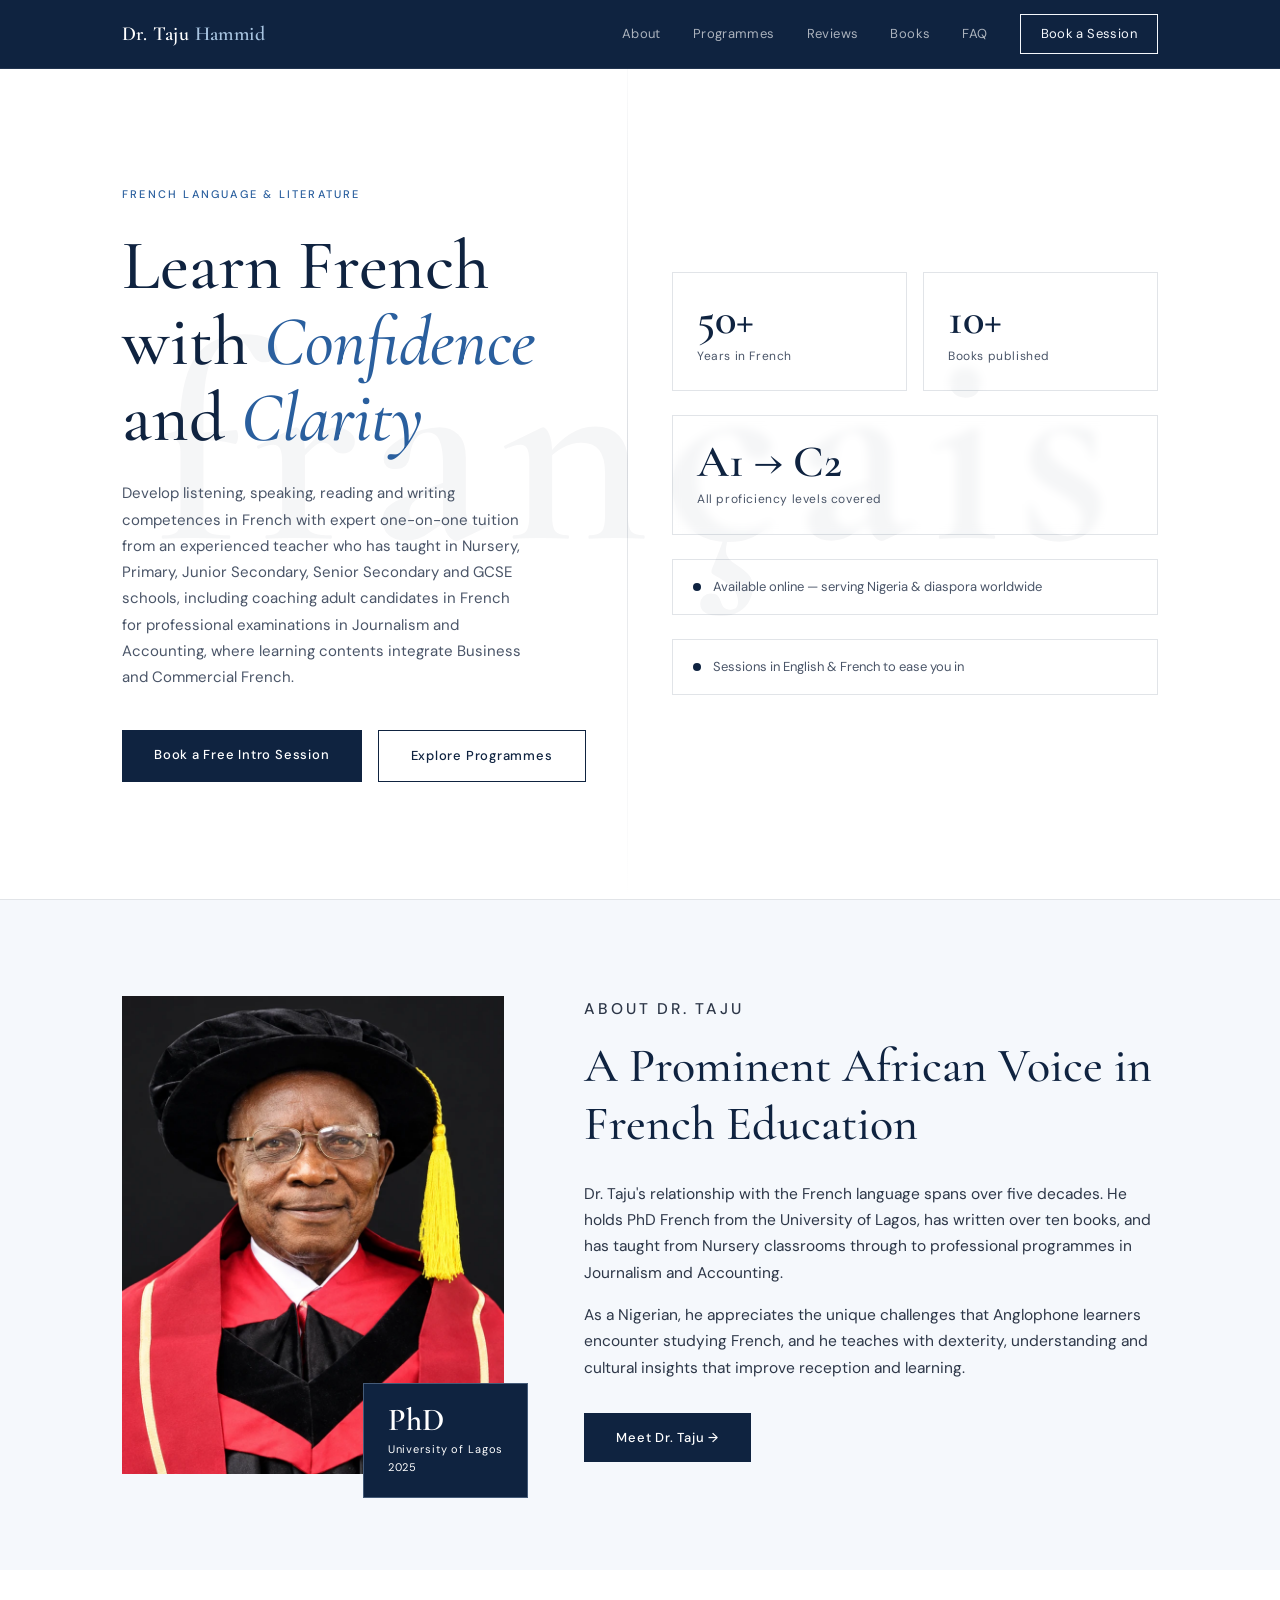
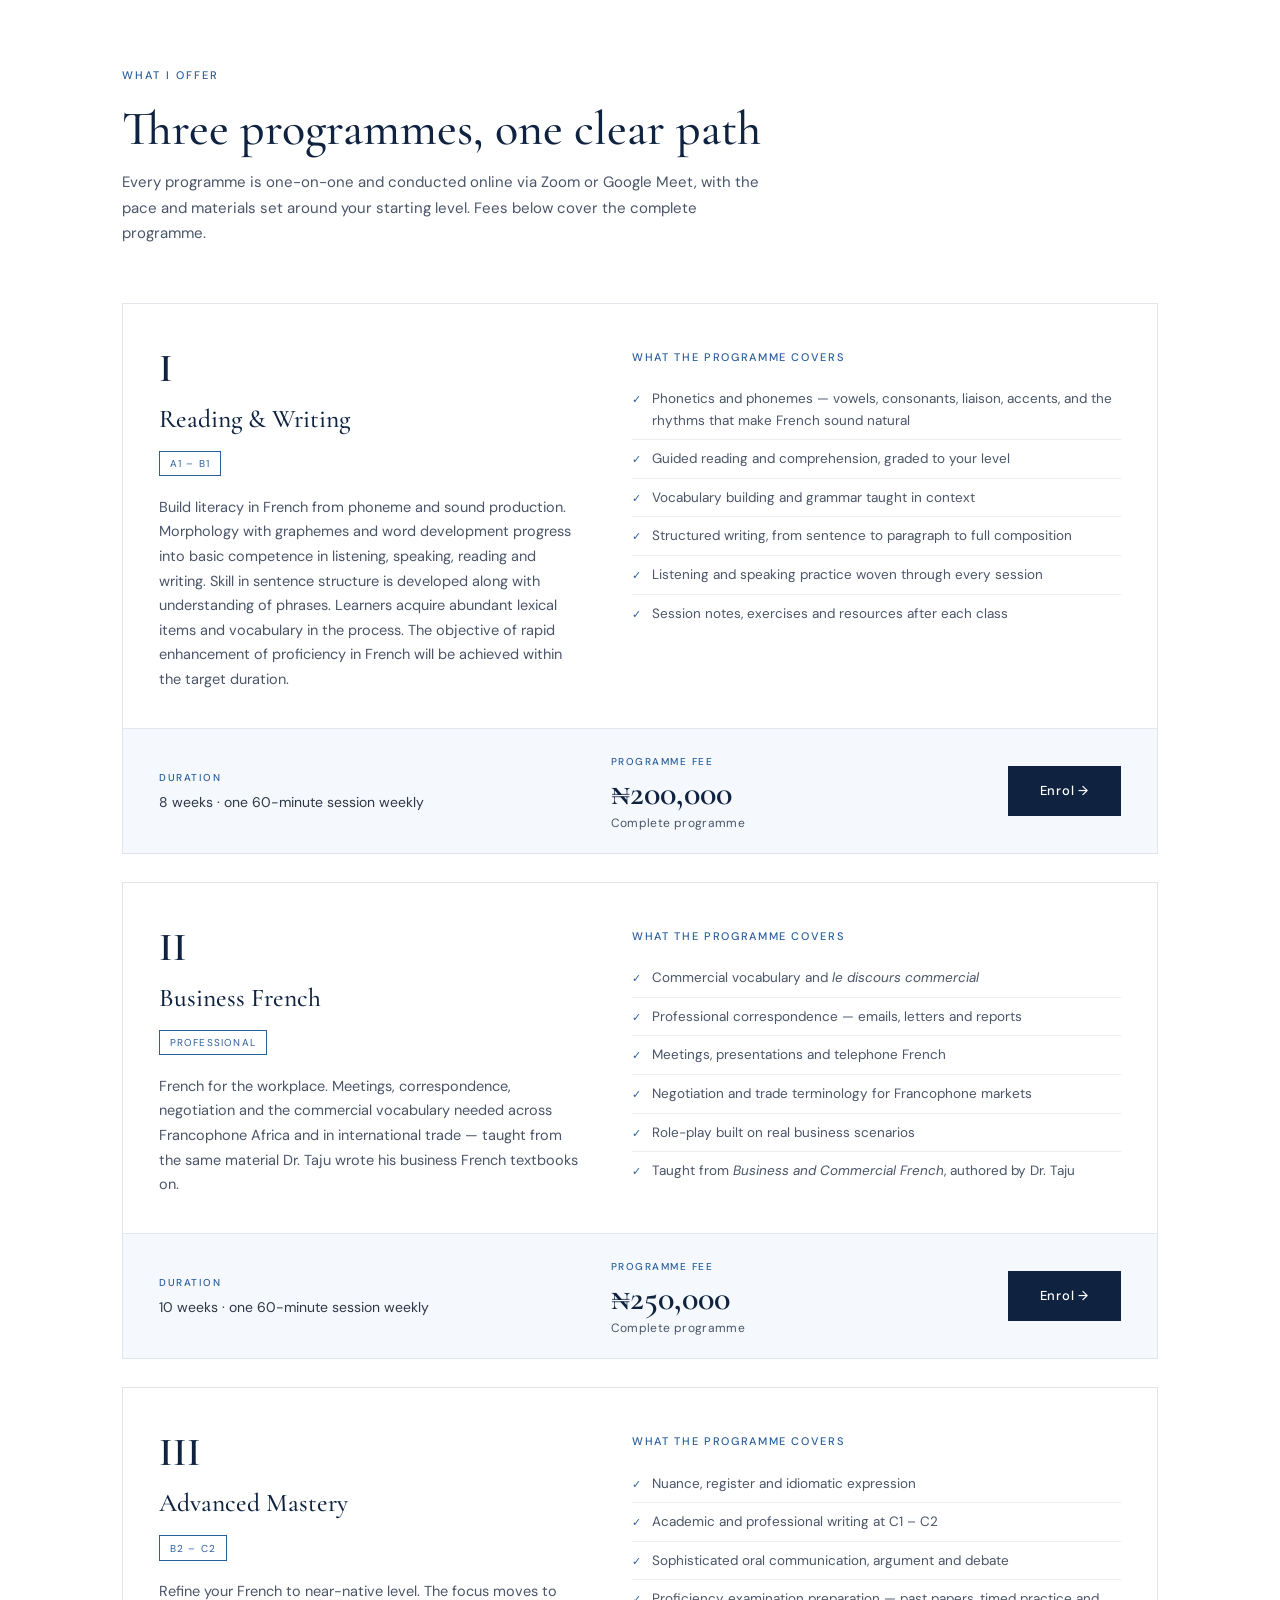
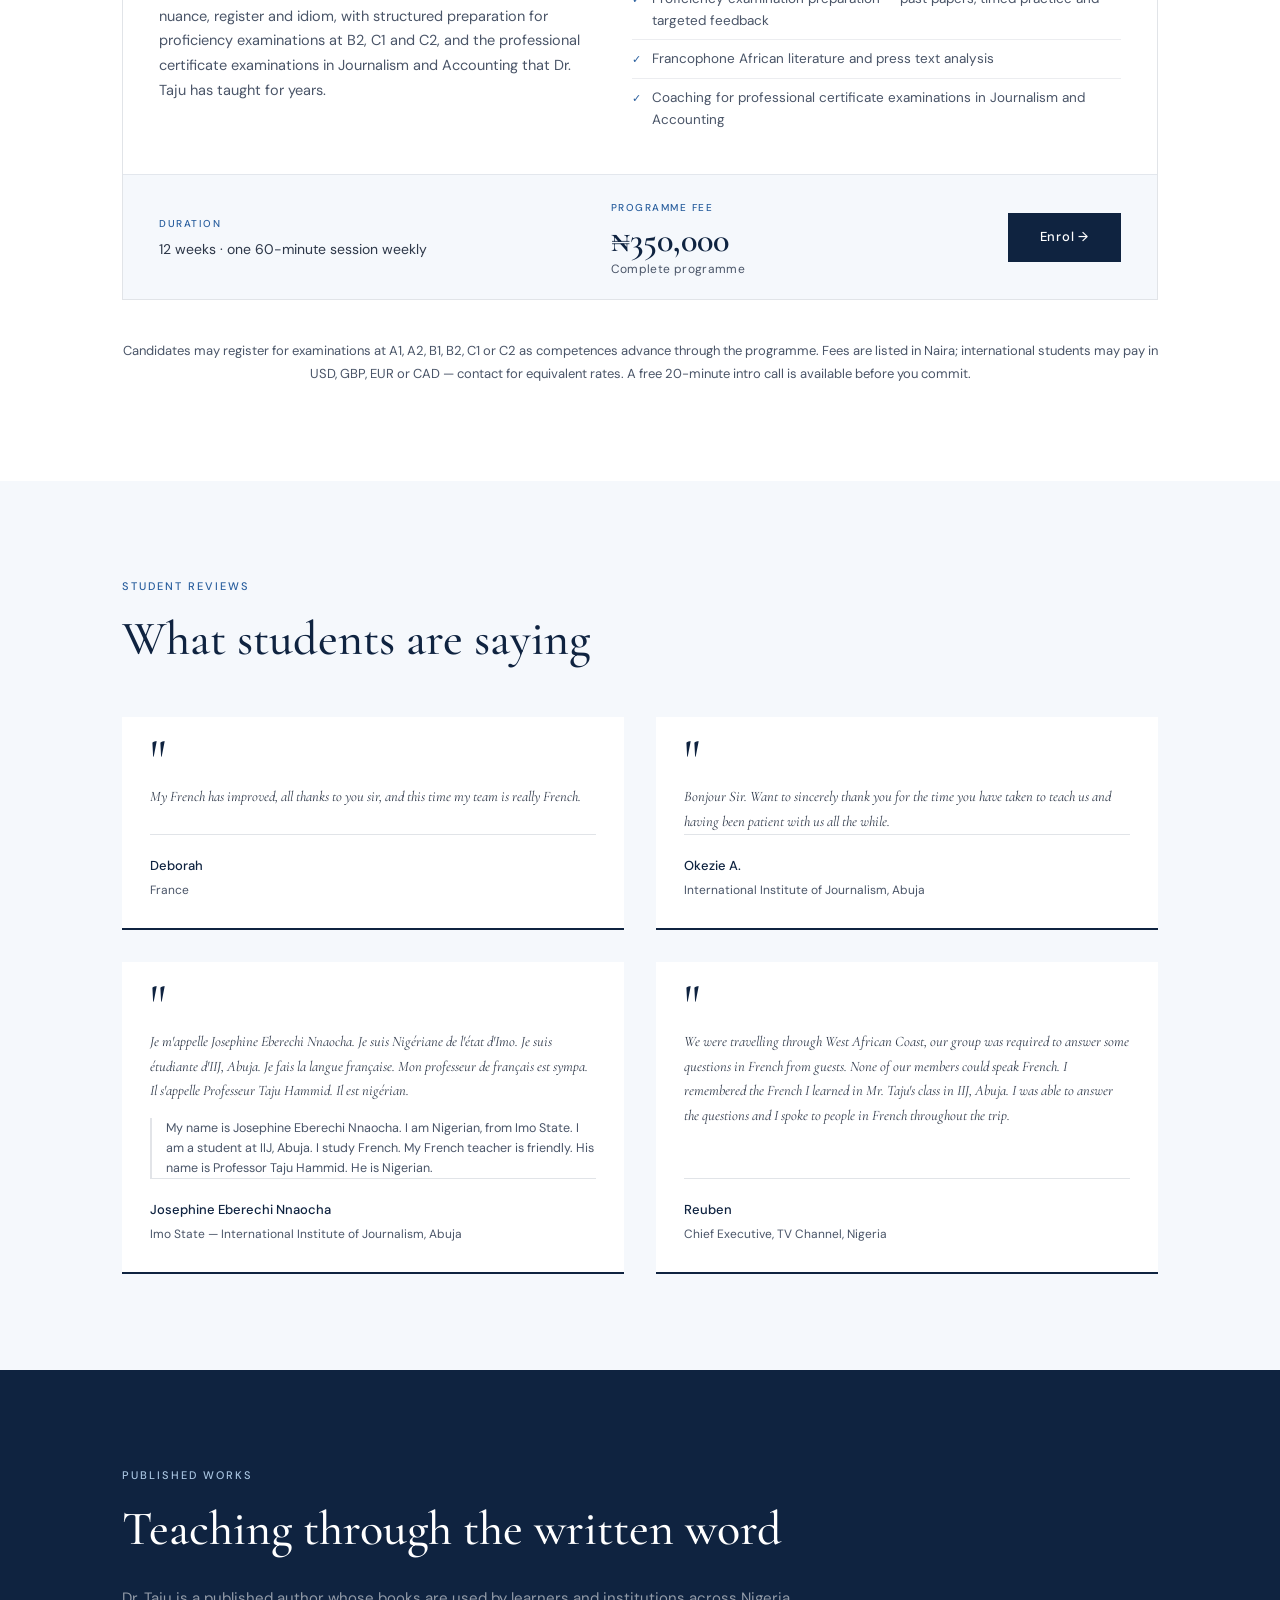
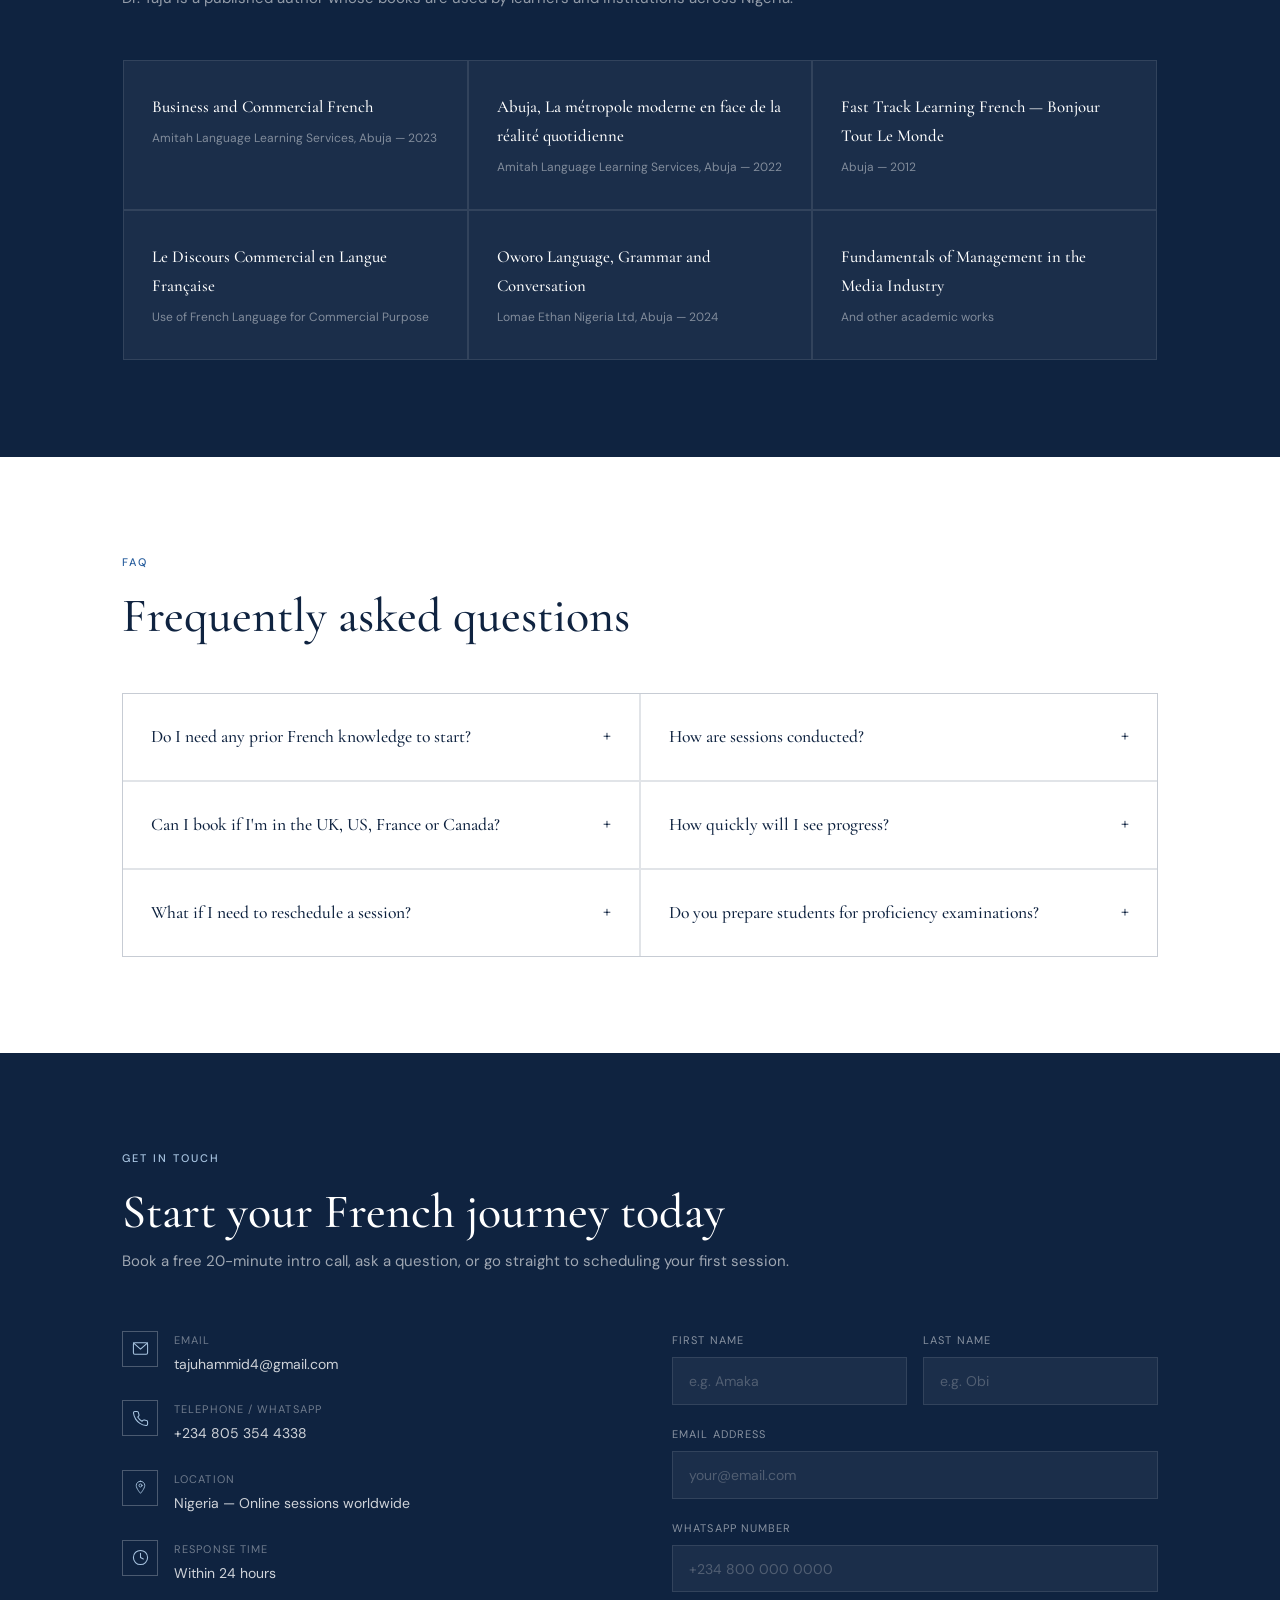
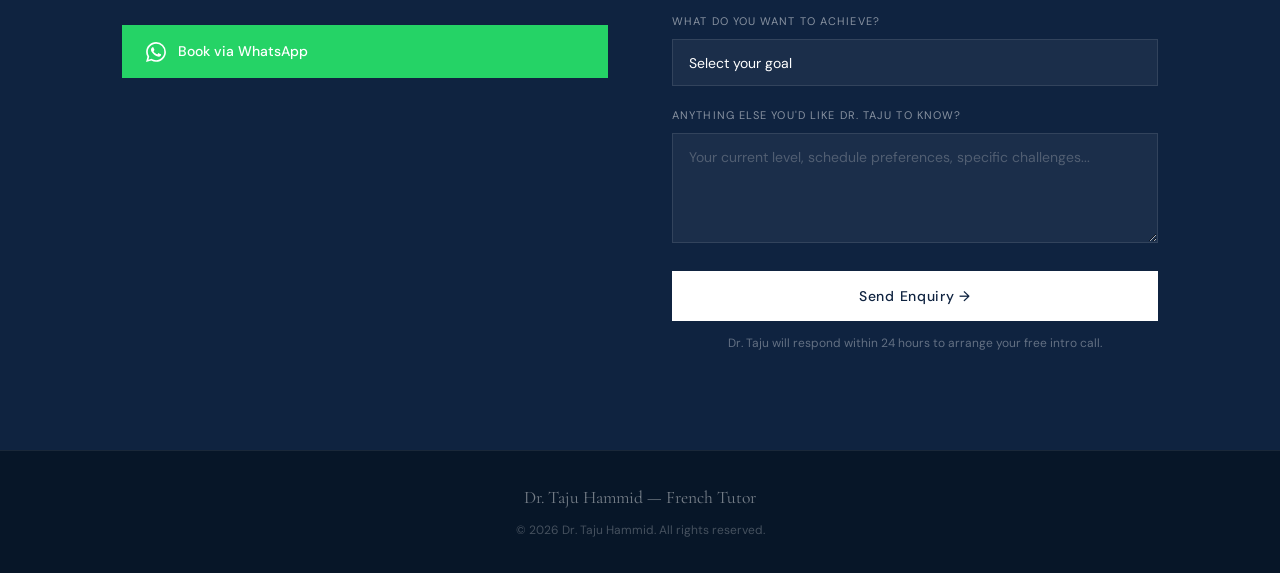
<file: index.html>
<!DOCTYPE html>
<html lang="en">
<head>
  <meta charset="UTF-8" />
  <meta name="viewport" content="width=device-width, initial-scale=1.0" />
  <title>Dr. Taju Hammid — French Tutor</title>
  <meta name="description" content="Learn French with Dr. Taju Hammid, PhD French — a highly experienced language facilitator offering personalised online proficiency in French language and Francophone African literature to learners in Nigeria and the diaspora." />
  <link rel="preconnect" href="https://fonts.googleapis.com" />
  <link rel="preconnect" href="https://fonts.gstatic.com" crossorigin />
  <link href="https://fonts.googleapis.com/css2?family=Cormorant+Garamond:ital,wght@0,400;0,500;0,600;1,400;1,500&family=DM+Sans:wght@300;400;500&display=swap" rel="stylesheet" />

  <link rel="stylesheet" href="styles.css" />
</head>
<body>

  <!-- ─── NAV ─── -->
  <nav id="navbar">
    <div class="nav-inner">
      <a href="#hero" class="nav-logo">Dr. Taju <span>Hammid</span></a>
      <div class="nav-links">
        <a href="meet-dr-taju.html">About</a>
        <a href="#programmes">Programmes</a>
        <a href="#testimonials">Reviews</a>
        <a href="#publications">Books</a>
        <a href="#faq">FAQ</a>
        <a href="#contact" class="nav-cta">Book a Session</a>
      </div>
      <div class="hamburger" id="hamburger" aria-label="Menu">
        <span></span><span></span><span></span>
      </div>
    </div>
  </nav>

  <div class="mobile-menu" id="mobile-menu">
    <a href="meet-dr-taju.html" onclick="closeMobile()">About</a>
    <a href="#programmes" onclick="closeMobile()">Programmes</a>
    <a href="#testimonials" onclick="closeMobile()">Reviews</a>
    <a href="#publications" onclick="closeMobile()">Books</a>
    <a href="#faq" onclick="closeMobile()">FAQ</a>
    <a href="#contact" onclick="closeMobile()">Book a Session</a>
  </div>

  <!-- ─── HERO ─── -->
  <section id="hero">
    <div class="hero-bg-text">français</div>
    <div class="hero-line"></div>
    <div class="hero-content">
      <div class="hero-left">
        <p class="hero-eyebrow">French Language &amp; Literature</p>
        <h1 class="hero-title">
          Learn French<br>with <em>Confidence</em><br>and <em>Clarity</em>
        </h1>
        <p class="hero-sub">
          Develop listening, speaking, reading and writing competences in French with expert one-on-one tuition from an experienced teacher who has taught in Nursery, Primary, Junior Secondary, Senior Secondary and GCSE schools, including coaching adult candidates in French for professional examinations in Journalism and Accounting, where learning contents integrate Business and Commercial French.
        </p>
        <div class="hero-actions">
          <a href="#contact" class="btn-primary">Book a Free Intro Session</a>
          <a href="#programmes" class="btn-hero">Explore Programmes</a>
        </div>
      </div>
      <div class="hero-right">
        <div class="stat-row">
          <div class="stat-card">
            <div class="stat-num">50+</div>
            <div class="stat-label">Years in French</div>
          </div>
          <div class="stat-card">
            <div class="stat-num">10+</div>
            <div class="stat-label">Books published</div>
          </div>
        </div>
        <div class="stat-card">
          <div class="stat-num">A1 → C2</div>
          <div class="stat-label">All proficiency levels covered</div>
        </div>
        <div class="flag-row">
          <div class="flag-dot"></div>
          Available online — serving Nigeria & diaspora worldwide
        </div>
        <div class="flag-row">
          <div class="flag-dot"></div>
          Sessions in English &amp; French to ease you in
        </div>
      </div>
    </div>
  </section>

  <!-- ─── ABOUT (prelude — the full bio lives on meet-dr-taju.html) ─── -->
  <section id="about" class="section">
    <div class="container">
      <div class="about-grid">
        <div class="about-image-block">
          <img src="assets/dr-taju-hammid.webp" class="about-photo" loading="lazy"
               alt="Studio portrait of Dr. Taju Hammid in his University of Lagos doctoral regalia" />
          <div class="about-accent-box">
            <div class="num">PhD</div>
            <div class="txt">University of Lagos<br>2025</div>
          </div>
        </div>
        <div class="about-content">
          <p class="section-label">About Dr. Taju</p>
          <h2 class="section-title">A Prominent African Voice in French Education</h2>
          <br>
          <p>
            Dr. Taju's relationship with the French language spans over five decades. He holds PhD French from the University of Lagos, has written over ten books, and has taught from Nursery classrooms through to professional programmes in Journalism and Accounting.
          </p>
          <p>
            As a Nigerian, he appreciates the unique challenges that Anglophone learners encounter studying French, and he teaches with dexterity, understanding and cultural insights that improve reception and learning.
          </p>
          <div class="page-actions">
            <a href="meet-dr-taju.html" class="btn-primary">Meet Dr. Taju →</a>
          </div>
        </div>
      </div>
    </div>
  </section>

  <!-- ─── PROGRAMMES ─── -->
  <section id="programmes" class="section">
    <div class="container">
      <div class="services-header">
        <p class="section-label">What I Offer</p>
        <h2 class="section-title">Three programmes, one clear path</h2>
        <p class="services-sub">Every programme is one-on-one and conducted online via Zoom or Google Meet, with the pace and materials set around your starting level. Fees below cover the complete programme.</p>
      </div>

      <div class="services-list">

        <!-- I — READING & WRITING -->
        <div class="service-card">
          <div class="service-body">
            <div class="service-intro">
              <div class="service-icon">I</div>
              <h3>Reading &amp; Writing</h3>
              <div class="service-tag">A1 – B1</div>
              <p class="service-desc">Build literacy in French from phoneme and sound production. Morphology with graphemes and word development progress into basic competence in listening, speaking, reading and writing. Skill in sentence structure is developed along with understanding of phrases. Learners acquire abundant lexical items and vocabulary in the process. The objective of rapid enhancement of proficiency in French will be achieved within the target duration.</p>
            </div>
            <div class="service-detail">
              <p class="service-includes-label">What the programme covers</p>
              <ul class="service-includes">
                <li><span>Phonetics and phonemes — vowels, consonants, liaison, accents, and the rhythms that make French sound natural</span></li>
                <li><span>Guided reading and comprehension, graded to your level</span></li>
                <li><span>Vocabulary building and grammar taught in context</span></li>
                <li><span>Structured writing, from sentence to paragraph to full composition</span></li>
                <li><span>Listening and speaking practice woven through every session</span></li>
                <li><span>Session notes, exercises and resources after each class</span></li>
              </ul>
            </div>
          </div>
          <div class="service-meta">
            <div>
              <div class="meta-label">Duration</div>
              <div class="meta-value">8 weeks · one 60-minute session weekly</div>
            </div>
            <div>
              <div class="meta-label">Programme fee</div>
              <div class="service-price">₦200,000<small>Complete programme</small></div>
            </div>
            <a href="#contact" class="btn-primary">Enrol →</a>
          </div>
        </div>

        <!-- II — BUSINESS FRENCH -->
        <div class="service-card">
          <div class="service-body">
            <div class="service-intro">
              <div class="service-icon">II</div>
              <h3>Business French</h3>
              <div class="service-tag">Professional</div>
              <p class="service-desc">French for the workplace. Meetings, correspondence, negotiation and the commercial vocabulary needed across Francophone Africa and in international trade — taught from the same material Dr. Taju wrote his business French textbooks on.</p>
            </div>
            <div class="service-detail">
              <p class="service-includes-label">What the programme covers</p>
              <ul class="service-includes">
                <li><span>Commercial vocabulary and <em>le discours commercial</em></span></li>
                <li><span>Professional correspondence — emails, letters and reports</span></li>
                <li><span>Meetings, presentations and telephone French</span></li>
                <li><span>Negotiation and trade terminology for Francophone markets</span></li>
                <li><span>Role-play built on real business scenarios</span></li>
                <li><span>Taught from <em>Business and Commercial French</em>, authored by Dr. Taju</span></li>
              </ul>
            </div>
          </div>
          <div class="service-meta">
            <div>
              <div class="meta-label">Duration</div>
              <div class="meta-value">10 weeks · one 60-minute session weekly</div>
            </div>
            <div>
              <div class="meta-label">Programme fee</div>
              <div class="service-price">₦250,000<small>Complete programme</small></div>
            </div>
            <a href="#contact" class="btn-primary">Enrol →</a>
          </div>
        </div>

        <!-- III — ADVANCED MASTERY -->
        <div class="service-card">
          <div class="service-body">
            <div class="service-intro">
              <div class="service-icon">III</div>
              <h3>Advanced Mastery</h3>
              <div class="service-tag">B2 – C2</div>
              <p class="service-desc">Refine your French to near-native level. The focus moves to nuance, register and idiom, with structured preparation for proficiency examinations at B2, C1 and C2, and the professional certificate examinations in Journalism and Accounting that Dr. Taju has taught for years.</p>
            </div>
            <div class="service-detail">
              <p class="service-includes-label">What the programme covers</p>
              <ul class="service-includes">
                <li><span>Nuance, register and idiomatic expression</span></li>
                <li><span>Academic and professional writing at C1 – C2</span></li>
                <li><span>Sophisticated oral communication, argument and debate</span></li>
                <li><span>Proficiency examination preparation — past papers, timed practice and targeted feedback</span></li>
                <li><span>Francophone African literature and press text analysis</span></li>
                <li><span>Coaching for professional certificate examinations in Journalism and Accounting</span></li>
              </ul>
            </div>
          </div>
          <div class="service-meta">
            <div>
              <div class="meta-label">Duration</div>
              <div class="meta-value">12 weeks · one 60-minute session weekly</div>
            </div>
            <div>
              <div class="meta-label">Programme fee</div>
              <div class="service-price">₦350,000<small>Complete programme</small></div>
            </div>
            <a href="#contact" class="btn-primary">Enrol →</a>
          </div>
        </div>

      </div>

      <div class="services-note">
        <p>Candidates may register for examinations at A1, A2, B1, B2, C1 or C2 as competences advance through the programme. Fees are listed in Naira; international students may pay in USD, GBP, EUR or CAD — contact for equivalent rates. A free 20-minute intro call is available before you commit.</p>
      </div>
    </div>
  </section>

  <!-- ─── TESTIMONIALS ─── -->
  <section id="testimonials" class="section">
    <div class="container">
      <p class="section-label">Student Reviews</p>
      <h2 class="section-title">What students are saying</h2>
      <div class="testimonials-grid">
        <div class="testi-card">
          <div class="testi-quote">"</div>
          <p class="testi-text">My French has improved, all thanks to you sir, and this time my team is really French.</p>
          <div class="testi-author">
            <div class="testi-name">Deborah</div>
            <div class="testi-role">France</div>
          </div>
        </div>
        <div class="testi-card">
          <div class="testi-quote">"</div>
          <p class="testi-text">Bonjour Sir. Want to sincerely thank you for the time you have taken to teach us and having been patient with us all the while.</p>
          <div class="testi-author">
            <div class="testi-name">Okezie A.</div>
            <div class="testi-role">International Institute of Journalism, Abuja</div>
          </div>
        </div>
        <div class="testi-card">
          <div class="testi-quote">"</div>
          <p class="testi-text" lang="fr">Je m'appelle Josephine Eberechi Nnaocha. Je suis Nigériane de l'état d'Imo. Je suis étudiante d'IIJ, Abuja. Je fais la langue française. Mon professeur de français est sympa. Il s'appelle Professeur Taju Hammid. Il est nigérian.</p>
          <p class="testi-translation">My name is Josephine Eberechi Nnaocha. I am Nigerian, from Imo State. I am a student at IIJ, Abuja. I study French. My French teacher is friendly. His name is Professor Taju Hammid. He is Nigerian.</p>
          <div class="testi-author">
            <div class="testi-name">Josephine Eberechi Nnaocha</div>
            <div class="testi-role">Imo State — International Institute of Journalism, Abuja</div>
          </div>
        </div>
        <div class="testi-card">
          <div class="testi-quote">"</div>
          <p class="testi-text">We were travelling through West African Coast, our group was required to answer some questions in French from guests. None of our members could speak French. I remembered the French I learned in Mr. Taju's class in IIJ, Abuja. I was able to answer the questions and I spoke to people in French throughout the trip.</p>
          <div class="testi-author">
            <div class="testi-name">Reuben</div>
            <div class="testi-role">Chief Executive, TV Channel, Nigeria</div>
          </div>
        </div>
      </div>
    </div>
  </section>

  <!-- ─── PUBLICATIONS ─── -->
  <section id="publications" class="section">
    <div class="container">
      <p class="section-label">Published Works</p>
      <h2 class="section-title">Teaching through the written word</h2>
      <br/>
      <p class="publications-sub">Dr. Taju is a published author whose books are used by learners and institutions across Nigeria.</p>
      <div class="publications-grid">
        <div class="publications-card">
          <div class="publications-text">Business and Commercial French</div>
          <div class="publications-subtext">Amitah Language Learning Services, Abuja — 2023</div>
        </div>
        <div class="publications-card">
          <div class="publications-text">Abuja, La métropole moderne en face de la réalité quotidienne</div>
          <div class="publications-subtext">Amitah Language Learning Services, Abuja — 2022</div>
        </div>
        <div class="publications-card">
          <div class="publications-text">Fast Track Learning French — Bonjour Tout Le Monde</div>
          <div class="publications-subtext">Abuja — 2012</div>
        </div>
        <div class="publications-card">
          <div class="publications-text">Le Discours Commercial en Langue Française</div>
          <div class="publications-subtext">Use of French Language for Commercial Purpose</div>
        </div>
        <div class="publications-card">
          <div class="publications-text">Oworo Language, Grammar and Conversation</div>
          <div class="publications-subtext">Lomae Ethan Nigeria Ltd, Abuja — 2024</div>
        </div>
        <div class="publications-card">
          <div class="publications-text">Fundamentals of Management in the Media Industry</div>
          <div class="publications-subtext">And other academic works</div>
        </div>
      </div>
    </div>
  </section>

  <!-- ─── FAQ ─── -->

  <section id="faq" class="section">
    <div class="container">
      <p class="section-label">FAQ</p>
      <h2 class="section-title">Frequently asked questions</h2>
      <div class="faq-grid">
        <div class="faq-item" onclick="toggleFaq(this)">
          <div class="faq-question">
            Do I need any prior French knowledge to start?
            <span class="faq-toggle">+</span>
          </div>
          <div class="faq-answer">Not at all. Dr. Taju works with complete beginners and takes you from zero to confident communication. Your first session will assess where you are and build a plan from there.</div>
        </div>
        <div class="faq-item" onclick="toggleFaq(this)">
          <div class="faq-question">
            How are sessions conducted?
            <span class="faq-toggle">+</span>
          </div>
          <div class="faq-answer">All sessions are online via Zoom or Google Meet. You only need a stable internet connection, a device with a camera, and the willingness to speak!</div>
        </div>
        <div class="faq-item" onclick="toggleFaq(this)">
          <div class="faq-question">
            Can I book if I'm in the UK, US, France or Canada?
            <span class="faq-toggle">+</span>
          </div>
          <div class="faq-answer">Yes. Dr. Taju serves students globally. Sessions are flexible and scheduled around your time zone. Prices for international students are available in your local currency. Contact us for details.</div>
        </div>
        <div class="faq-item" onclick="toggleFaq(this)">
          <div class="faq-question">
            How quickly will I see progress?
            <span class="faq-toggle">+</span>
          </div>
          <div class="faq-answer">Most students notice a meaningful difference within 4–6 weeks of consistent sessions. Progress depends on your starting level, goals, and how much you practice between sessions. Dr. Taju will give you honest milestone targets from the start.</div>
        </div>
        <div class="faq-item" onclick="toggleFaq(this)">
          <div class="faq-question">
            What if I need to reschedule a session?
            <span class="faq-toggle">+</span>
          </div>
          <div class="faq-answer">Life happens. Sessions can be rescheduled with at least 24 hours' notice at no charge. Late cancellations (under 24 hours) may forfeit the session. Full details are shared when you book.</div>
        </div>
        <div class="faq-item" onclick="toggleFaq(this)">
          <div class="faq-question">
            Do you prepare students for proficiency examinations?
            <span class="faq-toggle">+</span>
          </div>
          <div class="faq-answer">Yes. Dr. Taju trains candidates to undertake proficiency examinations from A1 through C2. He will structure your preparation with past papers, timed practice, and targeted feedback, and you register for each level as your competences advance through the programme.</div>
        </div>
      </div>
    </div>
  </section>

  <!-- ─── CONTACT ─── -->
  <section id="contact" class="section">
    <div class="container">
      <p class="section-label">Get in Touch</p>
      <h2 class="section-title">Start your French journey today</h2>
      <p class="contact-sub">Book a free 20-minute intro call, ask a question, or go straight to scheduling your first session.</p>
      <div class="contact-grid">
        <div class="contact-info">
          <div class="contact-info-item">
            <div class="contact-info-icon">
              <svg width="17" height="17" viewBox="0 0 24 24" fill="none" stroke="currentColor" stroke-width="1.5" stroke-linecap="round" stroke-linejoin="round"><rect x="2" y="4" width="20" height="16" rx="2"/><polyline points="2,4 12,13 22,4"/></svg>
            </div>
            <div class="contact-info-text">
              <div class="label">Email</div>
              <div class="value">tajuhammid4@gmail.com</div>
            </div>
          </div>
          <div class="contact-info-item">
            <div class="contact-info-icon">
              <svg width="17" height="17" viewBox="0 0 24 24" fill="none" stroke="currentColor" stroke-width="1.5" stroke-linecap="round" stroke-linejoin="round"><path d="M22 16.92v3a2 2 0 0 1-2.18 2 19.79 19.79 0 0 1-8.63-3.07 19.5 19.5 0 0 1-6-6 19.79 19.79 0 0 1-3.07-8.67A2 2 0 0 1 4.11 2h3a2 2 0 0 1 2 1.72c.13.96.36 1.9.7 2.81a2 2 0 0 1-.45 2.11L8.09 9.91a16 16 0 0 0 6 6l1.27-1.27a2 2 0 0 1 2.11-.45c.91.34 1.85.57 2.81.7A2 2 0 0 1 22 16.92z"/></svg>
            </div>
            <div class="contact-info-text">
              <div class="label">Telephone / WhatsApp</div>
              <div class="value">+234 805 354 4338</div>
            </div>
          </div>
          <div class="contact-info-item">
            <div class="contact-info-icon">
              <svg width="15" height="17" viewBox="0 0 24 28" fill="none" stroke="currentColor" stroke-width="1.5" stroke-linecap="round" stroke-linejoin="round"><path d="M12 2C8.13 2 5 5.13 5 9c0 5.25 7 13 7 13s7-7.75 7-13c0-3.87-3.13-7-7-7z"/><circle cx="12" cy="9" r="2.5"/></svg>
            </div>
            <div class="contact-info-text">
              <div class="label">Location</div>
              <div class="value">Nigeria — Online sessions worldwide</div>
            </div>
          </div>
          <div class="contact-info-item">
            <div class="contact-info-icon">
              <svg width="17" height="17" viewBox="0 0 24 24" fill="none" stroke="currentColor" stroke-width="1.5" stroke-linecap="round" stroke-linejoin="round"><circle cx="12" cy="12" r="10"/><polyline points="12,6 12,12 16,14"/></svg>
            </div>
            <div class="contact-info-text">
              <div class="label">Response time</div>
              <div class="value">Within 24 hours</div>
            </div>
          </div>
          <a href="https://wa.me/2348053544338?text=Hello%20Dr.%20Taju%2C%20I%27m%20interested%20in%20French%20tutoring%20sessions." class="whatsapp-btn" target="_blank" rel="noopener">
            <svg width="20" height="20" viewBox="0 0 24 24" fill="currentColor"><path d="M17.472 14.382c-.297-.149-1.758-.867-2.03-.967-.273-.099-.471-.148-.67.15-.197.297-.767.966-.94 1.164-.173.199-.347.223-.644.075-.297-.15-1.255-.463-2.39-1.475-.883-.788-1.48-1.761-1.653-2.059-.173-.297-.018-.458.13-.606.134-.133.298-.347.446-.52.149-.174.198-.298.298-.497.099-.198.05-.371-.025-.52-.075-.149-.669-1.612-.916-2.207-.242-.579-.487-.5-.669-.51-.173-.008-.371-.01-.57-.01-.198 0-.52.074-.792.372-.272.297-1.04 1.016-1.04 2.479 0 1.462 1.065 2.875 1.213 3.074.149.198 2.096 3.2 5.077 4.487.709.306 1.262.489 1.694.625.712.227 1.36.195 1.871.118.571-.085 1.758-.719 2.006-1.413.248-.694.248-1.289.173-1.413-.074-.124-.272-.198-.57-.347m-5.421 7.403h-.004a9.87 9.87 0 01-5.031-1.378l-.361-.214-3.741.982.998-3.648-.235-.374a9.86 9.86 0 01-1.51-5.26c.001-5.45 4.436-9.884 9.888-9.884 2.64 0 5.122 1.03 6.988 2.898a9.825 9.825 0 012.893 6.994c-.003 5.45-4.437 9.884-9.885 9.884m8.413-18.297A11.815 11.815 0 0012.05 0C5.495 0 .16 5.335.157 11.892c0 2.096.547 4.142 1.588 5.945L.057 24l6.305-1.654a11.882 11.882 0 005.683 1.448h.005c6.554 0 11.89-5.335 11.893-11.893a11.821 11.821 0 00-3.48-8.413z"/></svg>
            Book via WhatsApp
          </a>
        </div>
        <div>
          <form id="booking-form" name="booking" method="POST"
                data-netlify="true" data-netlify-honeypot="company" novalidate>
            <input type="hidden" name="form-name" value="booking" />
            <div class="form-row">
              <div class="form-group">
                <label for="fname">First Name</label>
                <input type="text" placeholder="e.g. Amaka" id="fname" name="fname" required autocomplete="given-name" />
              </div>
              <div class="form-group">
                <label for="lname">Last Name</label>
                <input type="text" placeholder="e.g. Obi" id="lname" name="lname" autocomplete="family-name" />
              </div>
            </div>
            <div class="form-group">
              <label for="email">Email Address</label>
              <input type="email" placeholder="your@email.com" id="email" name="email" required autocomplete="email" />
            </div>
            <div class="form-group">
              <label for="phone">WhatsApp Number</label>
              <input type="tel" placeholder="+234 800 000 0000" id="phone" name="phone" autocomplete="tel" />
            </div>
            <div class="form-group">
              <label for="goal">What do you want to achieve?</label>
              <select id="goal" name="goal" required>
                <option value="" disabled selected>Select your goal</option>
                <option>Reading &amp; Writing programme</option>
                <option>Business French programme</option>
                <option>Advanced Mastery programme</option>
                <option>I'm not sure yet — help me choose</option>
                <option>Other — I'll explain below</option>
              </select>
            </div>
            <div class="form-group">
              <label for="message">Anything else you'd like Dr. Taju to know?</label>
              <textarea placeholder="Your current level, schedule preferences, specific challenges..." id="message" name="message"></textarea>
            </div>
            <!-- Honeypot: off-screen rather than hidden, so bots still fill it. -->
            <div class="hp-field" aria-hidden="true">
              <label for="company">Company</label>
              <input type="text" id="company" name="company" tabindex="-1" autocomplete="off" />
            </div>
            <button type="submit" class="submit-btn" id="submit-btn">Send Enquiry →</button>
            <p class="form-error" id="form-error" role="alert" hidden></p>
            <p class="form-note">Dr. Taju will respond within 24 hours to arrange your free intro call.</p>
          </form>
          <div class="form-success" id="form-success">
            <div class="checkmark">✓</div>
            <h3 style="font-family:'Cormorant Garamond',serif; font-size:1.5rem; color:var(--white); margin-bottom:0.5rem;">Message received!</h3>
            <p style="color:rgba(244,241,236,0.5); font-size:14px;">Dr. Taju will be in touch within 24 hours to schedule your free intro session.</p>
          </div>
        </div>
      </div>
    </div>
  </section>

  <!-- ─── FOOTER ─── -->
  <footer>
    <div class="footer-logo">Dr. Taju Hammid — French Tutor</div>
    <p>© 2026 Dr. Taju Hammid. All rights reserved.</p>
  </footer>

  <script src="nav.js"></script>
  <script>
    // FAQ accordion
    function toggleFaq(el) {
      const allItems = document.querySelectorAll('.faq-item');
      allItems.forEach(item => { if (item !== el) item.classList.remove('open'); });
      el.classList.toggle('open');
    }

    // Form submit — writes to Netlify Forms (the record) and our own function
    // (which emails Dr. Taju). Either landing means the enquiry survived.
    const bookingForm = document.getElementById('booking-form');
    const submitBtn = document.getElementById('submit-btn');
    const formError = document.getElementById('form-error');

    function showFormError(text) {
      formError.textContent = text;
      formError.hidden = false;
    }

    bookingForm.addEventListener('submit', async (event) => {
      event.preventDefault();
      formError.hidden = true;

      const formData = new FormData(bookingForm);
      const data = Object.fromEntries(formData);
      if (!data.fname.trim() || !data.email.trim() || !data.goal) {
        showFormError('Please fill in your name, email, and goal before sending.');
        return;
      }

      const label = submitBtn.textContent;
      submitBtn.disabled = true;
      submitBtn.textContent = 'Sending…';

      // Two independent destinations. Netlify Forms keeps the durable record;
      // the function sends Dr. Taju the formatted email. Either one landing
      // means the enquiry is not lost, so we only fail if both do.
      const record = fetch('/', {
        method: 'POST',
        headers: { 'Content-Type': 'application/x-www-form-urlencoded' },
        body: new URLSearchParams(formData).toString()
      }).then((res) => {
        if (!res.ok) throw new Error('Netlify Forms returned ' + res.status);
      });

      const email = fetch('/.netlify/functions/send-enquiry', {
        method: 'POST',
        headers: { 'Content-Type': 'application/json' },
        body: JSON.stringify(data)
      }).then(async (res) => {
        if (!res.ok) {
          const body = await res.json().catch(() => ({}));
          throw new Error(body.error || 'Something went wrong. Please try WhatsApp instead.');
        }
      });

      const [recorded, emailed] = await Promise.allSettled([record, email]);

      if (recorded.status === 'rejected' && emailed.status === 'rejected') {
        console.error('Enquiry lost:', recorded.reason, emailed.reason);
        // A TypeError from fetch means the request never left the browser.
        const offline = recorded.reason instanceof TypeError || emailed.reason instanceof TypeError;
        showFormError(offline
          ? 'Could not reach the server. Please check your connection, or message on WhatsApp.'
          : emailed.reason.message);
        submitBtn.disabled = false;
        submitBtn.textContent = label;
        return;
      }

      // One side failing is survivable, but worth leaving a trace.
      if (emailed.status === 'rejected') console.warn('Recorded, but the email failed:', emailed.reason);
      if (recorded.status === 'rejected') console.warn('Emailed, but not recorded:', recorded.reason);

      bookingForm.style.display = 'none';
      document.getElementById('form-success').style.display = 'block';
    });
  </script>
</body>
</html>
</file>
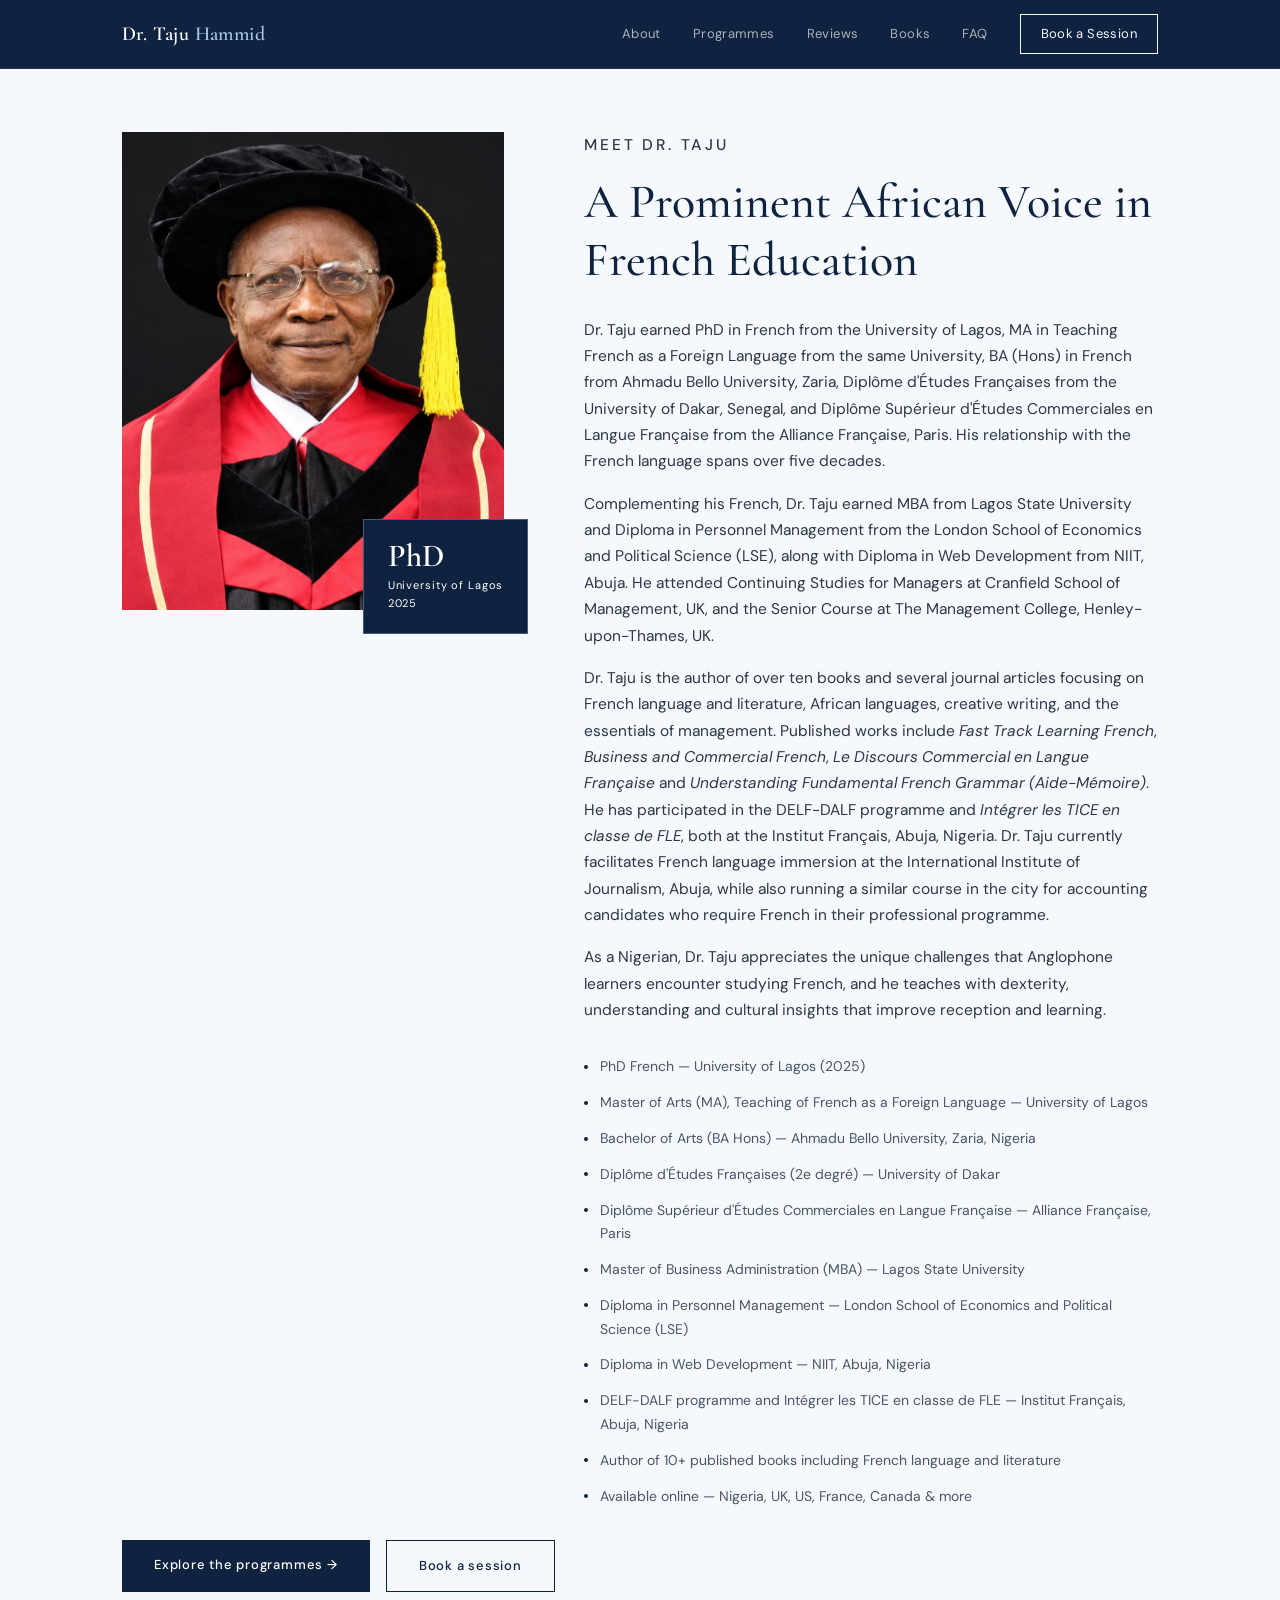
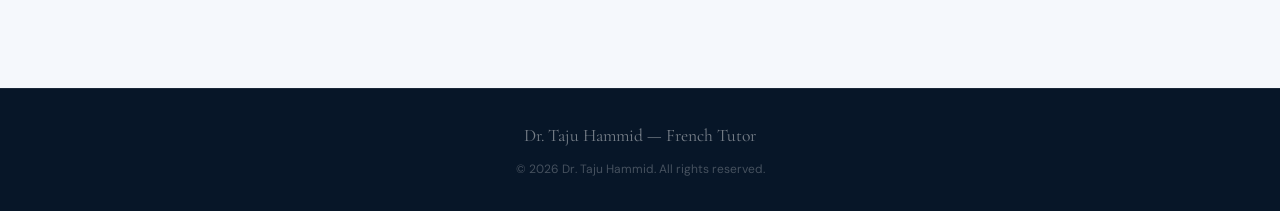
<file: meet-dr-taju.html>
<!DOCTYPE html>
<html lang="en">
<head>
  <meta charset="UTF-8" />
  <meta name="viewport" content="width=device-width, initial-scale=1.0" />
  <title>Meet Dr. Taju Hammid — French Tutor</title>
  <meta name="description" content="The background of Dr. Taju Hammid, PhD French — five decades with the French language, over ten published books, and a teaching career from Nursery to professional programmes in Journalism and Accounting." />
  <link rel="preconnect" href="https://fonts.googleapis.com" />
  <link rel="preconnect" href="https://fonts.gstatic.com" crossorigin />
  <link href="https://fonts.googleapis.com/css2?family=Cormorant+Garamond:ital,wght@0,400;0,500;0,600;1,400;1,500&family=DM+Sans:wght@300;400;500&display=swap" rel="stylesheet" />

  <link rel="stylesheet" href="styles.css" />
</head>
<body>

  <!-- ─── NAV ─── -->
  <nav id="navbar">
    <div class="nav-inner">
      <a href="index.html" class="nav-logo">Dr. Taju <span>Hammid</span></a>
      <div class="nav-links">
        <a href="meet-dr-taju.html">About</a>
        <a href="index.html#programmes">Programmes</a>
        <a href="index.html#testimonials">Reviews</a>
        <a href="index.html#publications">Books</a>
        <a href="index.html#faq">FAQ</a>
        <a href="index.html#contact" class="nav-cta">Book a Session</a>
      </div>
      <div class="hamburger" id="hamburger" aria-label="Menu">
        <span></span><span></span><span></span>
      </div>
    </div>
  </nav>

  <div class="mobile-menu" id="mobile-menu">
    <a href="meet-dr-taju.html" onclick="closeMobile()">About</a>
    <a href="index.html#programmes" onclick="closeMobile()">Programmes</a>
    <a href="index.html#testimonials" onclick="closeMobile()">Reviews</a>
    <a href="index.html#publications" onclick="closeMobile()">Books</a>
    <a href="index.html#faq" onclick="closeMobile()">FAQ</a>
    <a href="index.html#contact" onclick="closeMobile()">Book a Session</a>
  </div>

  <!-- ─── MEET DR. TAJU ─── -->
  <section id="about" class="section page-top">
    <div class="container">
      <div class="about-grid">
        <div class="about-image-block">
          <img src="assets/dr-taju-hammid.webp" class="about-photo" loading="lazy"
               alt="Studio portrait of Dr. Taju Hammid in his University of Lagos doctoral regalia" />
          <div class="about-accent-box">
            <div class="num">PhD</div>
            <div class="txt">University of Lagos<br>2025</div>
          </div>
        </div>
        <div class="about-content">
          <p class="section-label">Meet Dr. Taju</p>
          <h2 class="section-title">A Prominent African Voice in French Education</h2>
          <br>
          <p>
            Dr. Taju earned PhD in French from the University of Lagos, MA in Teaching French as a Foreign Language from the same University, BA (Hons) in French from Ahmadu Bello University, Zaria, Diplôme d'Études Françaises from the University of Dakar, Senegal, and Diplôme Supérieur d'Études Commerciales en Langue Française from the Alliance Française, Paris. His relationship with the French language spans over five decades.
          </p>
          <p>
            Complementing his French, Dr. Taju earned MBA from Lagos State University and Diploma in Personnel Management from the London School of Economics and Political Science (LSE), along with Diploma in Web Development from NIIT, Abuja. He attended Continuing Studies for Managers at Cranfield School of Management, UK, and the Senior Course at The Management College, Henley-upon-Thames, UK.
          </p>
          <p>
            Dr. Taju is the author of over ten books and several journal articles focusing on French language and literature, African languages, creative writing, and the essentials of management. Published works include <em>Fast Track Learning French</em>, <em>Business and Commercial French</em>, <em>Le Discours Commercial en Langue Française</em> and <em>Understanding Fundamental French Grammar (Aide-Mémoire)</em>. He has participated in the DELF-DALF programme and <em>Intégrer les TICE en classe de FLE</em>, both at the Institut Français, Abuja, Nigeria. Dr. Taju currently facilitates French language immersion at the International Institute of Journalism, Abuja, while also running a similar course in the city for accounting candidates who require French in their professional programme.
          </p>
          <p>
            As a Nigerian, Dr. Taju appreciates the unique challenges that Anglophone learners encounter studying French, and he teaches with dexterity, understanding and cultural insights that improve reception and learning.
          </p>
          <div class="credentials">
            <div class="cred-item"><div class="cred-dot"></div><span>PhD French — University of Lagos (2025)</span></div>
            <div class="cred-item"><div class="cred-dot"></div><span>Master of Arts (MA), Teaching of French as a Foreign Language — University of Lagos</span></div>
            <div class="cred-item"><div class="cred-dot"></div><span>Bachelor of Arts (BA Hons) — Ahmadu Bello University, Zaria, Nigeria</span></div>
            <div class="cred-item"><div class="cred-dot"></div><span>Diplôme d'Études Françaises (2e degré) — University of Dakar</span></div>
            <div class="cred-item"><div class="cred-dot"></div><span>Diplôme Supérieur d'Études Commerciales en Langue Française — Alliance Française, Paris</span></div>
            <div class="cred-item"><div class="cred-dot"></div><span>Master of Business Administration (MBA) — Lagos State University</span></div>
            <div class="cred-item"><div class="cred-dot"></div><span>Diploma in Personnel Management — London School of Economics and Political Science (LSE)</span></div>
            <div class="cred-item"><div class="cred-dot"></div><span>Diploma in Web Development — NIIT, Abuja, Nigeria</span></div>
            <div class="cred-item"><div class="cred-dot"></div><span>DELF-DALF programme and Intégrer les TICE en classe de FLE — Institut Français, Abuja, Nigeria</span></div>
            <div class="cred-item"><div class="cred-dot"></div><span>Author of 10+ published books including French language and literature</span></div>
            <div class="cred-item"><div class="cred-dot"></div><span>Available online — Nigeria, UK, US, France, Canada &amp; more</span></div>
          </div>
        </div>
      </div>
      <div class="page-actions">
        <a href="index.html#programmes" class="btn-primary">Explore the programmes →</a>
        <a href="index.html#contact" class="btn-hero">Book a session</a>
      </div>
    </div>
  </section>

  <!-- ─── FOOTER ─── -->
  <footer>
    <div class="footer-logo">Dr. Taju Hammid — French Tutor</div>
    <p>© 2026 Dr. Taju Hammid. All rights reserved.</p>
  </footer>

  <script src="nav.js"></script>
</body>
</html>
</file>
<file: styles.css>
*, *::before, *::after { box-sizing: border-box; margin: 0; padding: 0; }
 
:root {
  --navy: #0F2340;
  --navy-mid: #1E4080;
  --navy-light: #2A5F9E;
  --ink: #0F2340;
  --ink-mid: #2D3748;
  --ink-light: #4A5568;
  --white: #ffffff;
  --off-white: #F5F8FC;
  --border: rgba(15, 35, 64, 0.12);
  --border-light: rgba(15, 35, 64, 0.08);
}
 
html { scroll-behavior: smooth; }
 
body {
  font-family: 'DM Sans', sans-serif;
  background: var(--white);
  color: var(--ink);
  font-size: 16px;
  line-height: 1.7;
  overflow-x: hidden;
}
 
/* ─── UTILITY ─── */
.container { max-width: 1100px; margin: 0 auto; padding: 0 2rem; }
.section { padding: 6rem 0; }
.section-label {
  font-family: 'DM Sans', sans-serif;
  font-size: 11px;
  font-weight: 500;
  letter-spacing: 0.18em;
  text-transform: uppercase;
  color: var(--navy-light);
  margin-bottom: 1rem;
}
.section-title {
  font-family: 'Cormorant Garamond', serif;
  font-size: clamp(2rem, 4vw, 3rem);
  font-weight: 500;
  color: var(--navy);
  line-height: 1.2;
}
.serif { font-family: 'Cormorant Garamond', serif; }
.btn-primary {
  display: inline-block;
  background: var(--navy);
  color: #ffffff;
  font-family: 'DM Sans', sans-serif;
  font-size: 13px;
  font-weight: 500;
  letter-spacing: 0.06em;
  padding: 0.85rem 2rem;
  border: none;
  cursor: pointer;
  text-decoration: none;
  transition: background 0.2s, transform 0.15s;
}
.btn-primary:hover { background: var(--off-white); color: var(--navy); transform: translateY(-1px); }

.btn-hero {
  display: inline-block;
  background: transparent;
  color: var(--navy);
  font-family: 'DM Sans', sans-serif;
  font-size: 13px;
  font-weight: 500;
  letter-spacing: 0.06em;
  padding: 0.85rem 2rem;
  border: 1px solid var(--navy);
  cursor: pointer;
  text-decoration: none;
  transition: background 0.2s, color 0.2s, transform 0.15s;
}
.btn-hero:hover { background: var(--navy); border: 1.5px solid var(--navy); color: var(--off-white); transform: translateY(-1px); }

.btn-outline {
  display: inline-block;
  background: transparent;
  color: var(--off-white);
  font-family: 'DM Sans', sans-serif;
  font-size: 13px;
  font-weight: 500;
  letter-spacing: 0.06em;
  padding: 0.85rem 2rem;
  border: 1px solid var(--off-white);
  cursor: pointer;
  text-decoration: none;
  transition: background 0.2s, color 0.2s, transform 0.15s;
}
.btn-outline:hover { background: var(--off-white); border: 1.5px solid var(--off-white); color: var(--navy); transform: translateY(-1px); }
 
/* ─── NAVBAR ─── */
nav {
  position: fixed;
  top: 0; left: 0; right: 0;
  z-index: 100;
  background: var(--navy);
  backdrop-filter: blur(8px);
  border-bottom: 1px solid rgba(255,255,255,0.08);
  transition: box-shadow 0.2s;
}
nav.scrolled { box-shadow: 0 2px 20px rgba(15,35,64,0.2); }
.nav-inner {
  display: flex;
  align-items: center;
  justify-content: space-between;
  height: 68px;
  max-width: 1100px;
  margin: 0 auto;
  padding: 0 2rem;
}
.nav-logo {
  font-family: 'Cormorant Garamond', serif;
  font-size: 1.25rem;
  font-weight: 600;
  color: #ffffff;
  text-decoration: none;
  letter-spacing: 0.02em;
}
.nav-logo span { color: #A8C4E0; }
.nav-links { display: flex; align-items: center; gap: 2rem; }
.nav-links a {
  font-size: 13px;
  font-weight: 400;
  color: rgba(255,255,255,0.65);
  text-decoration: none;
  letter-spacing: 0.03em;
  transition: color 0.2s;
}
.nav-links a:hover { color: #ffffff; }
.nav-cta {
  font-size: 13px;
  font-weight: 500;
  background: var(--navy);
  color: var(--off-white) !important;
  border: 1px solid var(--off-white);
  padding: 0.5rem 1.25rem;
  text-decoration: none;
  transition: background 0.2s !important;
}
.nav-cta:hover { background: var(--off-white) !important; border: 1px solid var(--off-white) !important; color: var(--navy) !important; }
.hamburger { display: none; flex-direction: column; gap: 5px; cursor: pointer; }
.hamburger span { display: block; width: 24px; height: 1.5px; background: #ffffff; transition: 0.3s; }
.mobile-menu {
  display: none;
  position: fixed;
  top: 68px; left: 0; right: 0;
  background: var(--navy);
  border-bottom: 1px solid rgba(255,255,255,0.08);
  padding: 1.5rem 2rem;
  z-index: 99;
}
.mobile-menu.open { display: block; }
.mobile-menu a {
  display: block;
  padding: 0.75rem 0;
  font-size: 15px;
  color: rgba(255,255,255,0.8);
  text-decoration: none;
  border-bottom: 1px solid rgba(255,255,255,0.08);
}
.mobile-menu a:last-child { border-bottom: none; }
 
/* ─── HERO ─── */
#hero {
  min-height: 100vh;
  display: flex;
  align-items: center;
  background: var(--white);
  position: relative;
  overflow: hidden;
  padding-top: 68px;
  border-bottom: 1px solid var(--border);
}
.hero-bg-text {
  position: absolute;
  top: 50%;
  left: 50%;
  transform: translate(-50%, -50%);
  font-family: 'Cormorant Garamond', serif;
  font-size: clamp(10rem, 22vw, 22rem);
  font-weight: 600;
  color: rgba(15,35,64,0.04);
  user-select: none;
  white-space: nowrap;
  letter-spacing: 0.05em;
  pointer-events: none;
}
.hero-line {
  position: absolute;
  top: 0; bottom: 0;
  left: 49%;
  width: 1px;
  background: linear-gradient(to bottom, transparent, rgba(15,35,64,0.15), transparent);
}
.hero-content {
  position: relative;
  z-index: 2;
  display: grid;
  grid-template-columns: 1fr 1fr;
  gap: 4rem;
  align-items: center;
  width: 100%;
  max-width: 1100px;
  margin: 0 auto;
  padding: 4rem 2rem;
}
.hero-left {}
.hero-eyebrow {
  font-size: 11px;
  font-weight: 500;
  letter-spacing: 0.2em;
  text-transform: uppercase;
  color: var(--navy-light);
  margin-bottom: 1.5rem;
}
.hero-title {
  font-family: 'Cormorant Garamond', serif;
  font-size: clamp(2.8rem, 5.5vw, 5rem);
  font-weight: 500;
  color: var(--navy);
  line-height: 1.08;
  margin-bottom: 1.5rem;
}
.hero-title em {
  font-style: italic;
  color: var(--navy-light);
}
.hero-sub {
  font-size: 15px;
  color: var(--ink-light);
  line-height: 1.75;
  max-width: 400px;
  margin-bottom: 2.5rem;
}
.hero-actions { display: flex; gap: 1rem; flex-wrap: wrap; }
.hero-right { display: flex; flex-direction: column; gap: 1.5rem; }
.stat-card {
  background: rgba(255,255,255,0.05);
  border: 1px solid var(--border);
  padding: 1.5rem;
  backdrop-filter: blur(4px);
}
.stat-num {
  font-family: 'Cormorant Garamond', serif;
  font-size: 2.8rem;
  font-weight: 600;
  color: var(--navy);
  line-height: 1;
}
.stat-label {
  font-size: 12px;
  color: var(--ink-light);
  letter-spacing: 0.05em;
  margin-top: 0.25rem;
}
.stat-row { display: grid; grid-template-columns: 1fr 1fr; gap: 1rem; }
.flag-row {
  background: rgba(255,255,255,0.04);
  border: 1px solid var(--border);
  padding: 1rem 1.25rem;
  display: flex;
  align-items: center;
  gap: 0.75rem;
  font-size: 13px;
  color: var(--ink-light);
}
.flag-dot {
  width: 8px; height: 8px; border-radius: 50%;
  background: var(--navy);
  flex-shrink: 0;
}
 
/* ─── ABOUT ─── */
#about { background: var(--off-white); }
.about-grid { display: grid; grid-template-columns: 1fr 1.5fr; gap: 5rem; align-items: start; }
.about-image-block {
  position: relative;
}
.about-photo {
  display: block;
  width: 100%;
  /* Portrait frame. The source is 1586x992, so a 4:5 crop gives 794px of
     width where a 382px column needs 765px at 2x — sharp without upscaling. */
  aspect-ratio: 4/5;
  object-fit: cover;
  object-position: center;
  /* Shown only before the image decodes; dark so it does not flash pale. */
  background: var(--navy);
}
.about-accent-box {
  position: absolute;
  bottom: -1.5rem;
  right: -1.5rem;
  background: var(--navy);
  padding: 1.25rem 1.5rem;
  color: #ffffff;
  border: 1px solid rgba(168, 196, 224, 0.35);
}
.about-accent-box .num {
  font-family: 'Cormorant Garamond', serif;
  font-size: 2rem;
  font-weight: 600;
  line-height: 1;
}
.about-accent-box .txt { font-size: 11px; letter-spacing: 0.08em; margin-top: 0.2rem; }
.about-content {}
.about-content p {
  color: var(--ink-mid);
  margin-bottom: 1rem;
  font-size: 15.5px;
}
.credentials { margin-top: 2rem; display: flex; flex-direction: column; gap: 0.75rem; }
.cred-item {
  display: flex;
  align-items: flex-start;
  gap: 0.75rem;
  font-size: 14px;
  color: var(--ink-light);
}
.cred-dot {
  width: 4px; height: 4px;
  background: var(--navy);
  border-radius: 50%;
  margin-top: 0.6rem;
  flex-shrink: 0;
}
 
/* ─── SERVICES ─── */
#programmes { background: var(--white); }
.services-header { margin-bottom: 3.5rem; }
.services-sub { font-size: 15px; color: var(--ink-light); margin-top: 0.75rem; max-width: 640px; }
.services-list { display: flex; flex-direction: column; gap: 1.75rem; }

.service-card {
  background: #ffffff;
  border: 1.5px solid var(--border);
  position: relative;
  overflow: hidden;
  transition: border-color 0.25s, box-shadow 0.25s;
}
.service-card::before {
  content: '';
  position: absolute;
  top: 0; left: 0; right: 0;
  height: 2px;
  background: var(--navy);
  transform: scaleX(0);
  transform-origin: left;
  transition: transform 0.35s;
  z-index: 2;
}
.service-card:hover::before { transform: scaleX(1); }
.service-card:hover {
  border-color: rgba(15, 35, 64, 0.28);
  box-shadow: 0 14px 36px rgba(15, 35, 64, 0.07);
}

.service-body {
  display: grid;
  grid-template-columns: 1fr 1.15fr;
  gap: 3rem;
  padding: 2.75rem 2.25rem 2.25rem;
}
.service-icon {
  font-family: 'Cormorant Garamond', serif;
  font-size: 2.5rem;
  font-weight: 600;
  color: var(--navy);
  line-height: 1;
  margin-bottom: 1rem;
}
.service-card h3 {
  font-family: 'Cormorant Garamond', serif;
  font-size: 1.6rem;
  font-weight: 500;
  color: var(--ink);
  line-height: 1.2;
  margin-bottom: 0.85rem;
}
.service-tag {
  display: inline-block;
  font-size: 10px;
  letter-spacing: 0.12em;
  text-transform: uppercase;
  color: var(--navy-light);
  border: 1px solid var(--navy-light);
  padding: 0.2rem 0.6rem;
}
.service-desc {
  font-size: 14.5px;
  color: var(--ink-light);
  line-height: 1.7;
  margin-top: 1.15rem;
}
.service-includes-label {
  font-size: 11px;
  font-weight: 500;
  letter-spacing: 0.15em;
  text-transform: uppercase;
  color: var(--navy-light);
  margin-bottom: 0.85rem;
}
.service-includes { list-style: none; }
.service-includes li {
  font-size: 13.5px;
  color: var(--ink-light);
  line-height: 1.6;
  padding: 0.5rem 0;
  border-bottom: 1px solid var(--border-light);
  display: flex;
  gap: 0.7rem;
  align-items: flex-start;
}
.service-includes li:last-child { border-bottom: none; }
.service-includes li::before {
  content: '✓';
  color: var(--navy-light);
  font-size: 11px;
  flex-shrink: 0;
  margin-top: 3px;
}

.service-meta {
  display: grid;
  grid-template-columns: 1.15fr 1fr auto;
  align-items: center;
  gap: 2rem;
  padding: 1.5rem 2.25rem;
  background: var(--off-white);
  border-top: 1.5px solid var(--border-light);
}
.meta-label {
  font-size: 10px;
  font-weight: 500;
  letter-spacing: 0.15em;
  text-transform: uppercase;
  color: var(--navy-light);
  margin-bottom: 0.4rem;
}
.meta-value { font-size: 14px; color: var(--ink-mid); line-height: 1.5; }
.service-price {
  font-family: 'Cormorant Garamond', serif;
  font-size: 2.15rem;
  font-weight: 600;
  color: var(--navy);
  line-height: 1;
}
.service-price small {
  display: block;
  font-family: 'DM Sans', sans-serif;
  font-size: 12px;
  font-weight: 400;
  color: var(--ink-light);
  letter-spacing: 0.03em;
  margin-top: 0.4rem;
}
.services-note {
  margin-top: 2.5rem;
  text-align: center;
  font-size: 13px;
  color: var(--ink-light);
  line-height: 1.7;
}
 
/* ─── TESTIMONIALS ─── */
#testimonials { background: var(--off-white); }
.testimonials-grid { display: grid; grid-template-columns: repeat(2, 1fr); gap: 2rem; margin-top: 3rem; }
.testi-card {
  background: #ffffff;
  padding: 1.75rem;
  border-bottom: 2px solid var(--navy);
  display: flex;
  flex-direction: column;
}
.testi-quote {
  font-family: 'Cormorant Garamond', serif;
  font-size: 3.5rem;
  color: var(--navy);
  line-height: 0.5;
  margin-bottom: 0.75rem;
}
.testi-text {
  font-size: 14.5px;
  color: var(--ink-mid);
  line-height: 1.7;
  font-style: italic;
  font-family: 'Cormorant Garamond', serif;
}
.testi-author {
  margin-top: auto;
  padding-top: 1.25rem;
  border-top: 1px solid var(--border);
}
.testi-translation {
  font-family: 'DM Sans', sans-serif;
  font-size: 12.5px;
  font-style: normal;
  color: var(--ink-light);
  line-height: 1.6;
  margin-top: 0.9rem;
  padding-left: 0.85rem;
  border-left: 2px solid var(--border);
}
.testi-name { font-size: 13px; font-weight: 500; color: var(--ink); }
.testi-role { font-size: 12px; color: var(--ink-light); margin-top: 0.15rem; }
 
/* ─── PUBLICATIONS ─── */
#publications { background: var(--navy); }
#publications .section-label { color: #A8C4E0; }
#publications .section-title { color: #ffffff; }
.publications-header { margin-bottom: 3.5rem; }
.publications-sub { color: rgba(255,255,255,0.55); font-size: 15px; margin-bottom: 3rem; }
.publications-grid { display: grid; grid-template-columns: repeat(3, 1fr); /*gap: 1.5px;*/ border: 1.5px solid var(--border); }
.publications-card { 
  background: rgba(255,255,255,0.05);
  border: 1px solid rgba(255,255,255,0.1);
  padding: 2rem 1.75rem;
  position: relative;
}
.publications-text {
  font-family: 'Cormorant Garamond', serif;
  font-size: 1.05rem;
  font-weight: 500;
  color: var(--white);
   margin-bottom: 0.4rem;
}
.publications-subtext { font-size: 12px; color: rgba(255,255,255,0.45); }
 
/* ─── FAQ ─── */
#faq { background: var(--white); }
.faq-grid { display: grid; grid-template-columns: 1fr 1fr; gap: 2px; margin-top: 3rem; background: var(--border); border: 1px solid var(--border); }
.faq-item {
  background: var(--white);
  padding: 1.75rem;
  cursor: pointer;
}
.faq-question {
  font-family: 'Cormorant Garamond', serif;
  font-size: 1.1rem;
  font-weight: 500;
  color: var(--ink);
  display: flex;
  justify-content: space-between;
  align-items: flex-start;
  gap: 1rem;
}
.faq-toggle {
  font-size: 1.25rem;
  color: var(--navy);
  flex-shrink: 0;
  transition: transform 0.2s;
  line-height: 1.2;
}
.faq-item.open .faq-toggle { transform: rotate(45deg); }
.faq-answer {
  font-size: 14px;
  color: var(--ink-light);
  line-height: 1.7;
  max-height: 0;
  overflow: hidden;
  transition: max-height 0.3s ease, margin-top 0.3s;
}
.faq-item.open .faq-answer { max-height: 300px; margin-top: 0.75rem; }
 
/* ─── CONTACT ─── */
#contact { background: var(--navy); }
#contact .section-label { color: #A8C4E0; }
#contact .section-title { color: #ffffff; }
.contact-sub { color: rgba(255,255,255,0.6); font-size: 15px; margin-top: 0.5rem; margin-bottom: 3.5rem; }
.contact-grid { display: grid; grid-template-columns: 1fr 1fr; gap: 4rem; align-items: start; }
.contact-info { display: flex; flex-direction: column; gap: 1.5rem; }
.contact-info-item { display: flex; gap: 1rem; align-items: flex-start; }
.contact-info-icon {
  width: 36px; height: 36px;
  border: 1px solid rgba(255,255,255,0.25);
  display: flex; align-items: center; justify-content: center;
  color: #A8C4E0;
  font-size: 15px;
  flex-shrink: 0;
}
.contact-info-text .label { font-size: 11px; letter-spacing: 0.1em; text-transform: uppercase; color: rgba(255,255,255,0.4); }
.contact-info-text .value { font-size: 14px; color: rgba(255,255,255,0.8); margin-top: 0.2rem; }
.whatsapp-btn {
  display: flex;
  align-items: center;
  gap: 0.75rem;
  background: #25D366;
  color: white;
  text-decoration: none;
  padding: 0.9rem 1.5rem;
  font-size: 14px;
  font-weight: 500;
  margin-top: 1rem;
  transition: background 0.2s;
}
.whatsapp-btn:hover { background: #1aab54; }
.form-group { margin-bottom: 1.25rem; }
.form-group label {
  display: block;
  font-size: 11px;
  letter-spacing: 0.1em;
  text-transform: uppercase;
  color: rgba(255,255,255,0.5);
  margin-bottom: 0.5rem;
}
.form-group input,
.form-group select,
.form-group textarea {
  width: 100%;
  background: rgba(255,255,255,0.05);
  border: 1px solid rgba(255,255,255,0.1);
  color: #ffffff;
  padding: 0.85rem 1rem;
  font-family: 'DM Sans', sans-serif;
  font-size: 14px;
  outline: none;
  transition: border-color 0.2s;
  -webkit-appearance: none;
}
.form-group input::placeholder,
.form-group textarea::placeholder { color: rgba(244,241,236,0.25); }
.form-group input:focus,
.form-group select:focus,
.form-group textarea:focus { border-color: #A8C4E0; }
.form-group select option { background: var(--navy); }
.form-group textarea { resize: vertical; min-height: 110px; }
.form-row { display: grid; grid-template-columns: 1fr 1fr; gap: 1rem; }
.submit-btn {
  width: 100%;
  background: #ffffff;
  color: var(--navy);
  border: none;
  padding: 1rem;
  font-family: 'DM Sans', sans-serif;
  font-size: 14px;
  font-weight: 500;
  letter-spacing: 0.05em;
  cursor: pointer;
  transition: background 0.2s;
}
.submit-btn:hover { background: #A8C4E0; color: var(--navy); }
.form-note { font-size: 12px; color: rgba(255,255,255,0.35); margin-top: 0.75rem; text-align: center; }
.hp-field { position: absolute; left: -9999px; width: 1px; height: 1px; overflow: hidden; }
.form-error {
  margin-top: 0.85rem;
  padding: 0.7rem 0.9rem;
  font-size: 13px;
  color: #FFD7D7;
  background: rgba(220, 80, 80, 0.14);
  border: 1px solid rgba(255, 140, 140, 0.35);
}
.submit-btn:disabled { opacity: 0.55; cursor: not-allowed; }
.form-success {
  display: none;
  text-align: center;
  padding: 3rem 1.5rem;
  color: rgba(244,241,236,0.7);
}
.form-success .checkmark {
  font-size: 2.5rem;
  color: var(--navy-light);
  margin-bottom: 1rem;
}
 
/* ─── FOOTER ─── */
footer {
  background: #071628;
  padding: 2rem;
  text-align: center;
  border-top: 1px solid rgba(255,255,255,0.08);
}
.footer-logo {
  font-family: 'Cormorant Garamond', serif;
  font-size: 1.1rem;
  color: rgba(255,255,255,0.45);
  margin-bottom: 0.5rem;
}
footer p { font-size: 12px; color: rgba(255,255,255,0.25); }
 
/* ─── RESPONSIVE ─── */
@media (max-width: 900px) {
  .hero-content { grid-template-columns: 1fr; }
  .hero-right { display: none; }
  .hero-line { display: none; }
  .about-grid { grid-template-columns: 1fr; }
  .about-image-block { max-width: 340px; }
  .service-body { grid-template-columns: 1fr; gap: 2rem; }
  .service-meta { grid-template-columns: 1fr; gap: 1.5rem; justify-items: start; }
  .testimonials-grid { grid-template-columns: 1fr; }
  .publications-grid { grid-template-columns: 1fr 1fr; }
  .faq-grid { grid-template-columns: 1fr; }
  .contact-grid { grid-template-columns: 1fr; }
  .nav-links { display: none; }
  .hamburger { display: flex; }
}
@media (max-width: 600px) {
  .section { padding: 4rem 0; }
  .service-body { padding: 2rem 1.5rem 1.75rem; }
  .service-meta { padding: 1.5rem; }
  .publications-grid { grid-template-columns: 1fr; }
  .form-row { grid-template-columns: 1fr; }
  .stat-row { grid-template-columns: 1fr 1fr; }
}

/* ─── STANDALONE PAGES ─── */
/* No hero to sit under, so clear the fixed navbar. */
.page-top { padding-top: calc(68px + 4rem); }
.page-actions { display: flex; gap: 1rem; flex-wrap: wrap; margin-top: 2rem; }
/* The bio runs much longer than the photo, so let the photo follow the reader.
   Scoped above the breakpoint rather than overridden below it: the block is
   position:relative by default, and a leftover `top` would displace it out of
   its own grid row, dropping the photo onto the text beneath. */
@media (min-width: 901px) {
  .page-top .about-image-block { position: sticky; top: calc(68px + 2rem); }
}
@media (max-width: 600px) {
  .page-actions a { width: 100%; text-align: center; }
}
</file>
